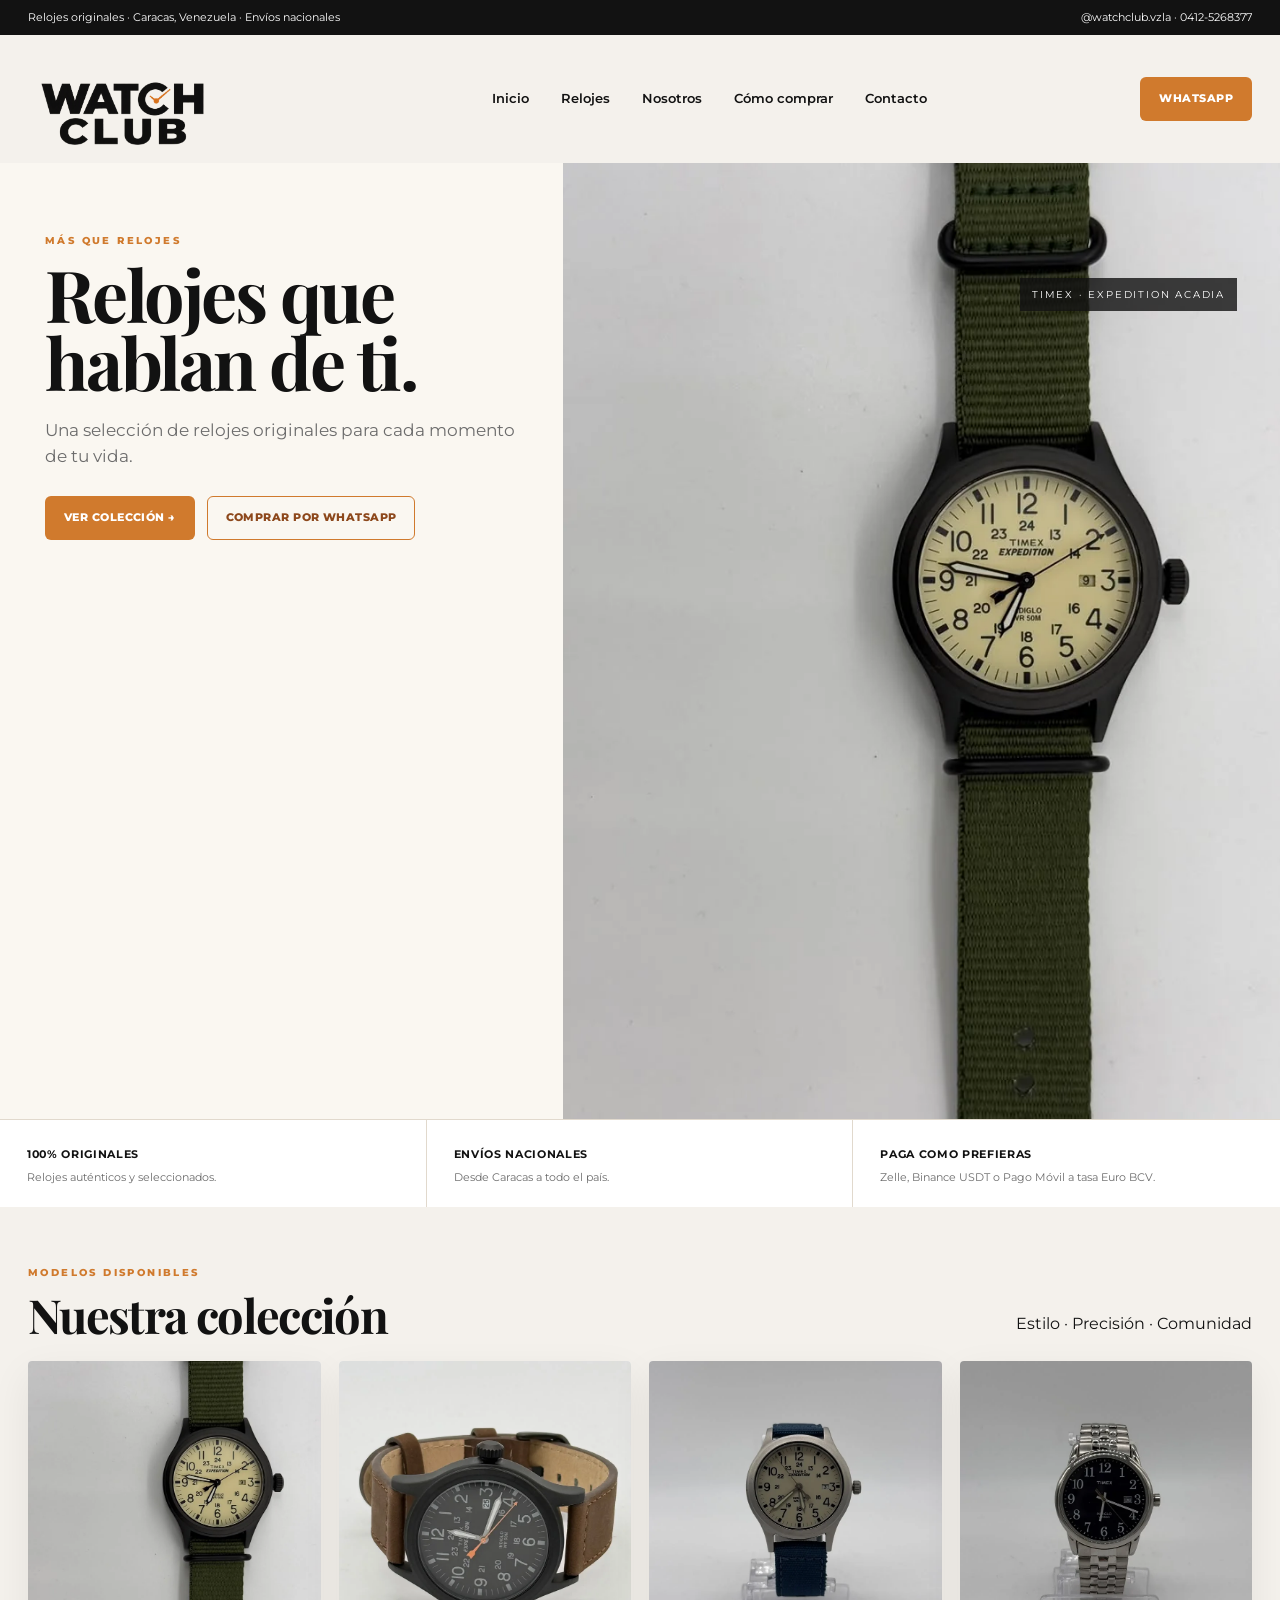
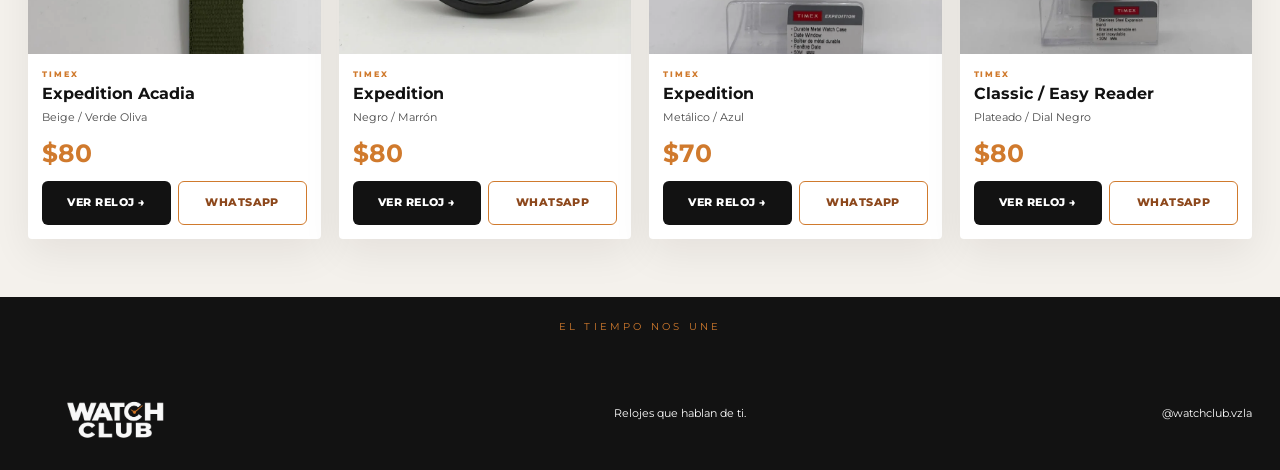
<file: index.html>
<!doctype html><html lang="es"><head><meta charset="utf-8"><meta name="viewport" content="width=device-width,initial-scale=1"><meta name="description" content="Watch Club Venezuela: relojes originales Timex, atención personalizada y envíos nacionales."><title>Watch Club Venezuela</title><link rel="icon" type="image/png" href="assets/brand/favicon.png"><link rel="stylesheet" href="css/styles.css"><script src="js/products.js" defer></script><script src="js/app.js" defer></script></head><body><div class="bar"><div><span>Relojes originales · Caracas, Venezuela · Envíos nacionales</span><span>@watchclub.vzla · 0412-5268377</span></div></div><header class="header"><a href="index.html"><img class="logo-img" src="assets/brand/watchclub-logo-black.png" alt="Watch Club"></a><button class="menu" type="button" data-menu aria-expanded="false" aria-label="Abrir menú">☰</button><nav class="nav" data-nav><a href="index.html">Inicio</a><a href="index.html#coleccion">Relojes</a><a href="nosotros.html">Nosotros</a><a href="como-comprar.html">Cómo comprar</a><a href="contacto.html">Contacto</a></nav><a class="btn copper" data-wa target="_blank" rel="noopener noreferrer">WhatsApp</a></header><main><section class="hero"><div class="hero-copy"><p class="eyebrow">MÁS QUE RELOJES</p><h1>Relojes que<br>hablan de ti.</h1><p>Una selección de relojes originales para cada momento de tu vida.</p><div class="hero-actions"><a class="btn copper" href="#coleccion">Ver colección →</a><a class="btn line" data-wa target="_blank" rel="noopener noreferrer">Comprar por WhatsApp</a></div></div><div class="hero-photo"><a id="hero-link"><img id="hero-img" alt="Reloj destacado Watch Club"></a><span class="hero-tag">TIMEX · EXPEDITION ACADIA</span></div></section><section class="benefits"><div class="benefit"><strong>100% ORIGINALES</strong><p>Relojes auténticos y seleccionados.</p></div><div class="benefit"><strong>ENVÍOS NACIONALES</strong><p>Desde Caracas a todo el país.</p></div><div class="benefit"><strong>PAGA COMO PREFIERAS</strong><p>Zelle, Binance USDT o Pago Móvil a tasa Euro BCV.</p></div></section><section id="coleccion" class="section"><div class="section-head"><div><p class="eyebrow">MODELOS DISPONIBLES</p><h2>Nuestra colección</h2></div><span>Estilo · Precisión · Comunidad</span></div><div id="products" class="grid"></div></section><div class="quote">EL TIEMPO NOS UNE</div></main><footer class="footer"><img src="assets/brand/watchclub-logo-white.png" alt="Watch Club"><span>Relojes que hablan de ti.</span><a data-ig target="_blank" rel="noopener noreferrer">@watchclub.vzla</a></footer></body></html>
</file>
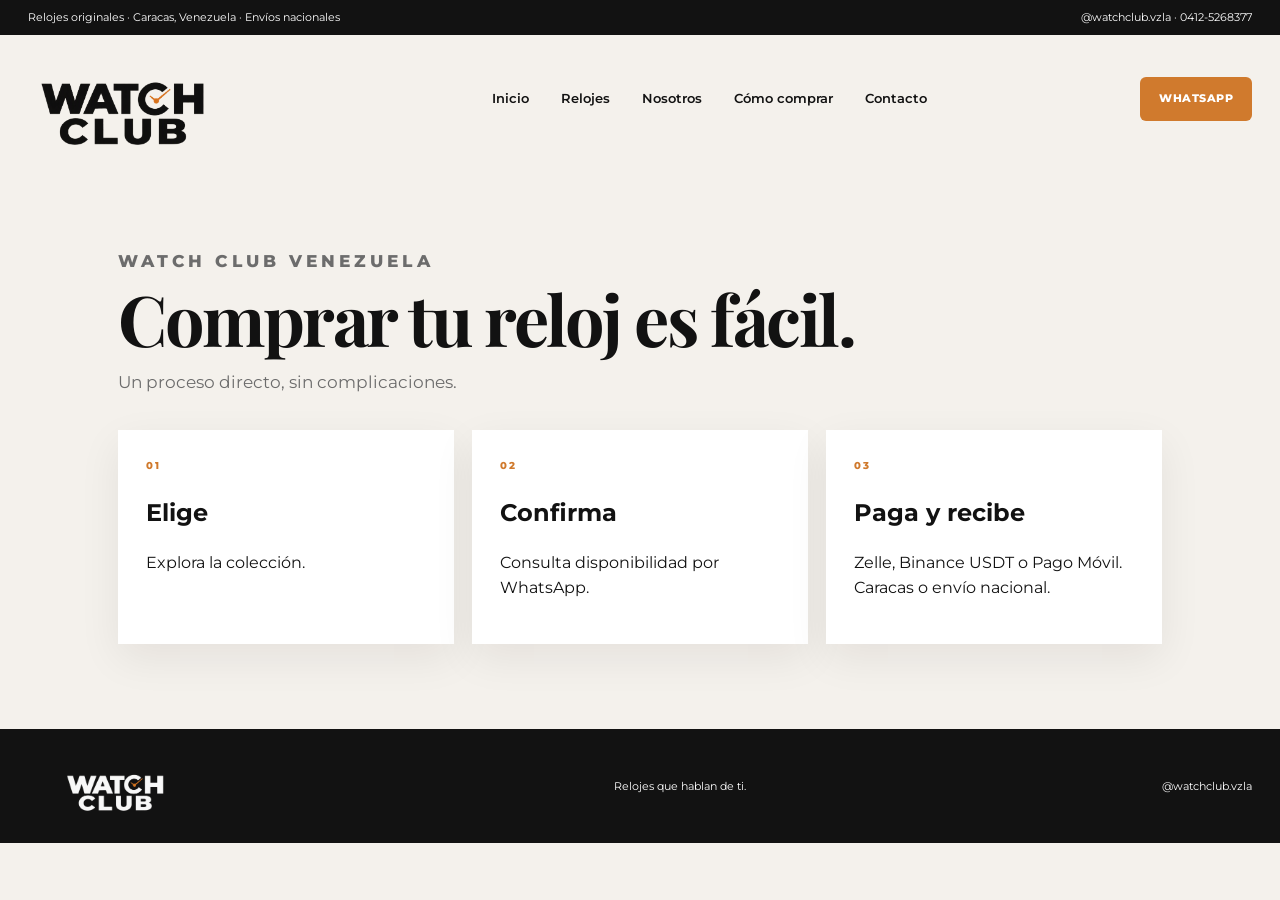
<file: como-comprar.html>
<!doctype html><html lang="es"><head><meta charset="utf-8"><meta name="viewport" content="width=device-width,initial-scale=1"><title>Comprar tu reloj es fácil. | Watch Club</title><link rel="icon" type="image/png" href="assets/brand/favicon.png"><link rel="stylesheet" href="css/styles.css"><script src="js/products.js" defer></script><script src="js/app.js" defer></script></head><body><div class="bar"><div><span>Relojes originales · Caracas, Venezuela · Envíos nacionales</span><span>@watchclub.vzla · 0412-5268377</span></div></div><header class="header"><a href="index.html"><img class="logo-img" src="assets/brand/watchclub-logo-black.png" alt="Watch Club"></a><button class="menu" type="button" data-menu aria-expanded="false" aria-label="Abrir menú">☰</button><nav class="nav" data-nav><a href="index.html">Inicio</a><a href="index.html#coleccion">Relojes</a><a href="nosotros.html">Nosotros</a><a href="como-comprar.html">Cómo comprar</a><a href="contacto.html">Contacto</a></nav><a class="btn copper" data-wa target="_blank" rel="noopener noreferrer">WhatsApp</a></header><main class="page"><p class="eyebrow">WATCH CLUB VENEZUELA</p><h1>Comprar tu reloj es fácil.</h1><p>Un proceso directo, sin complicaciones.</p><section class="page-cards"><article class="page-card"><p class="eyebrow">01</p><h2>Elige</h2><p>Explora la colección.</p></article><article class="page-card"><p class="eyebrow">02</p><h2>Confirma</h2><p>Consulta disponibilidad por WhatsApp.</p></article><article class="page-card"><p class="eyebrow">03</p><h2>Paga y recibe</h2><p>Zelle, Binance USDT o Pago Móvil. Caracas o envío nacional.</p></article></section></main><footer class="footer"><img src="assets/brand/watchclub-logo-white.png" alt="Watch Club"><span>Relojes que hablan de ti.</span><a data-ig target="_blank" rel="noopener noreferrer">@watchclub.vzla</a></footer></body></html>
</file>
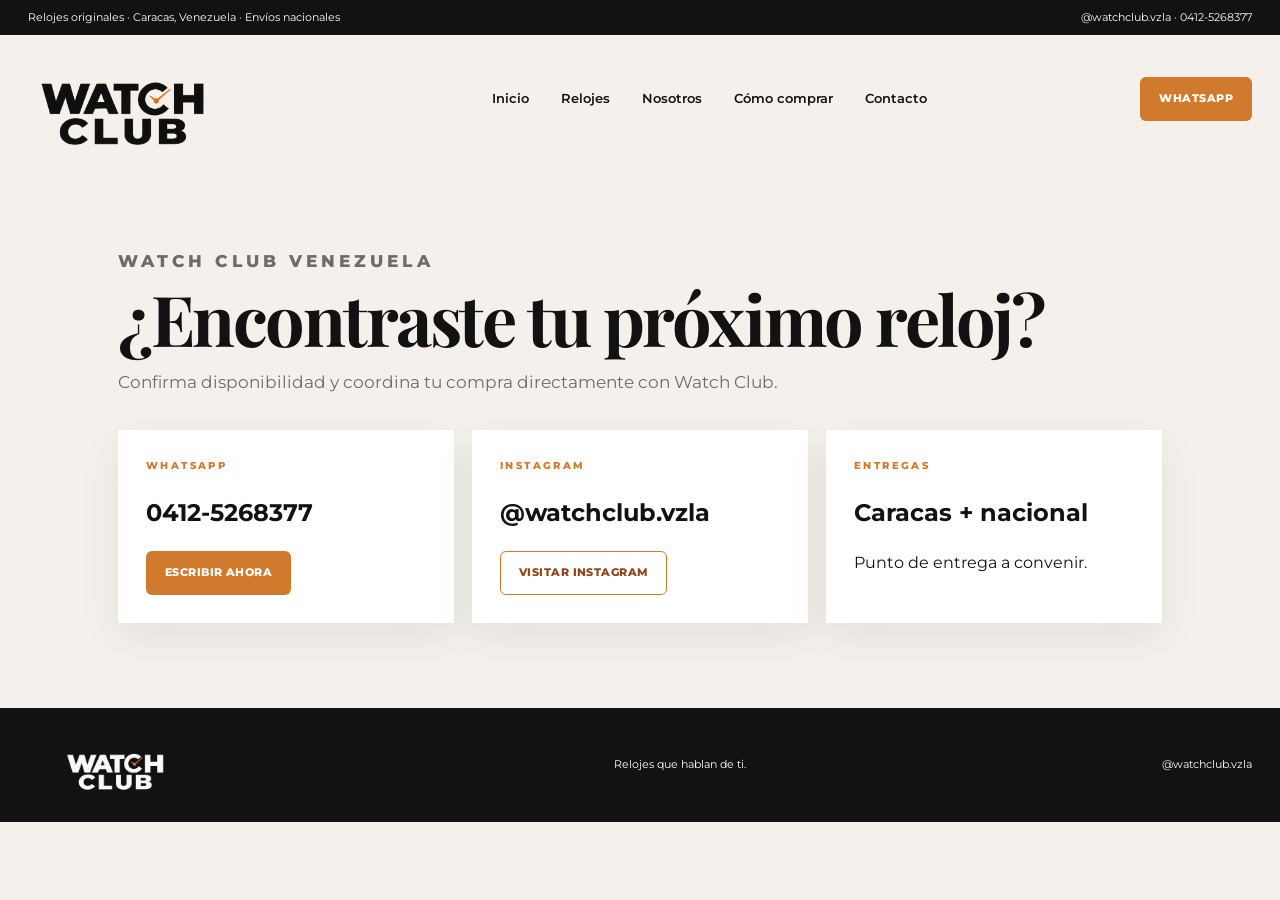
<file: contacto.html>
<!doctype html><html lang="es"><head><meta charset="utf-8"><meta name="viewport" content="width=device-width,initial-scale=1"><title>¿Encontraste tu próximo reloj? | Watch Club</title><link rel="icon" type="image/png" href="assets/brand/favicon.png"><link rel="stylesheet" href="css/styles.css"><script src="js/products.js" defer></script><script src="js/app.js" defer></script></head><body><div class="bar"><div><span>Relojes originales · Caracas, Venezuela · Envíos nacionales</span><span>@watchclub.vzla · 0412-5268377</span></div></div><header class="header"><a href="index.html"><img class="logo-img" src="assets/brand/watchclub-logo-black.png" alt="Watch Club"></a><button class="menu" type="button" data-menu aria-expanded="false" aria-label="Abrir menú">☰</button><nav class="nav" data-nav><a href="index.html">Inicio</a><a href="index.html#coleccion">Relojes</a><a href="nosotros.html">Nosotros</a><a href="como-comprar.html">Cómo comprar</a><a href="contacto.html">Contacto</a></nav><a class="btn copper" data-wa target="_blank" rel="noopener noreferrer">WhatsApp</a></header><main class="page"><p class="eyebrow">WATCH CLUB VENEZUELA</p><h1>¿Encontraste tu próximo reloj?</h1><p>Confirma disponibilidad y coordina tu compra directamente con Watch Club.</p><section class="page-cards"><article class="page-card"><p class="eyebrow">WHATSAPP</p><h2>0412-5268377</h2><a class="btn copper" data-wa target="_blank" rel="noopener noreferrer">Escribir ahora</a></article><article class="page-card"><p class="eyebrow">INSTAGRAM</p><h2>@watchclub.vzla</h2><a class="btn line" data-ig target="_blank" rel="noopener noreferrer">Visitar Instagram</a></article><article class="page-card"><p class="eyebrow">ENTREGAS</p><h2>Caracas + nacional</h2><p>Punto de entrega a convenir.</p></article></section></main><footer class="footer"><img src="assets/brand/watchclub-logo-white.png" alt="Watch Club"><span>Relojes que hablan de ti.</span><a data-ig target="_blank" rel="noopener noreferrer">@watchclub.vzla</a></footer></body></html>
</file>
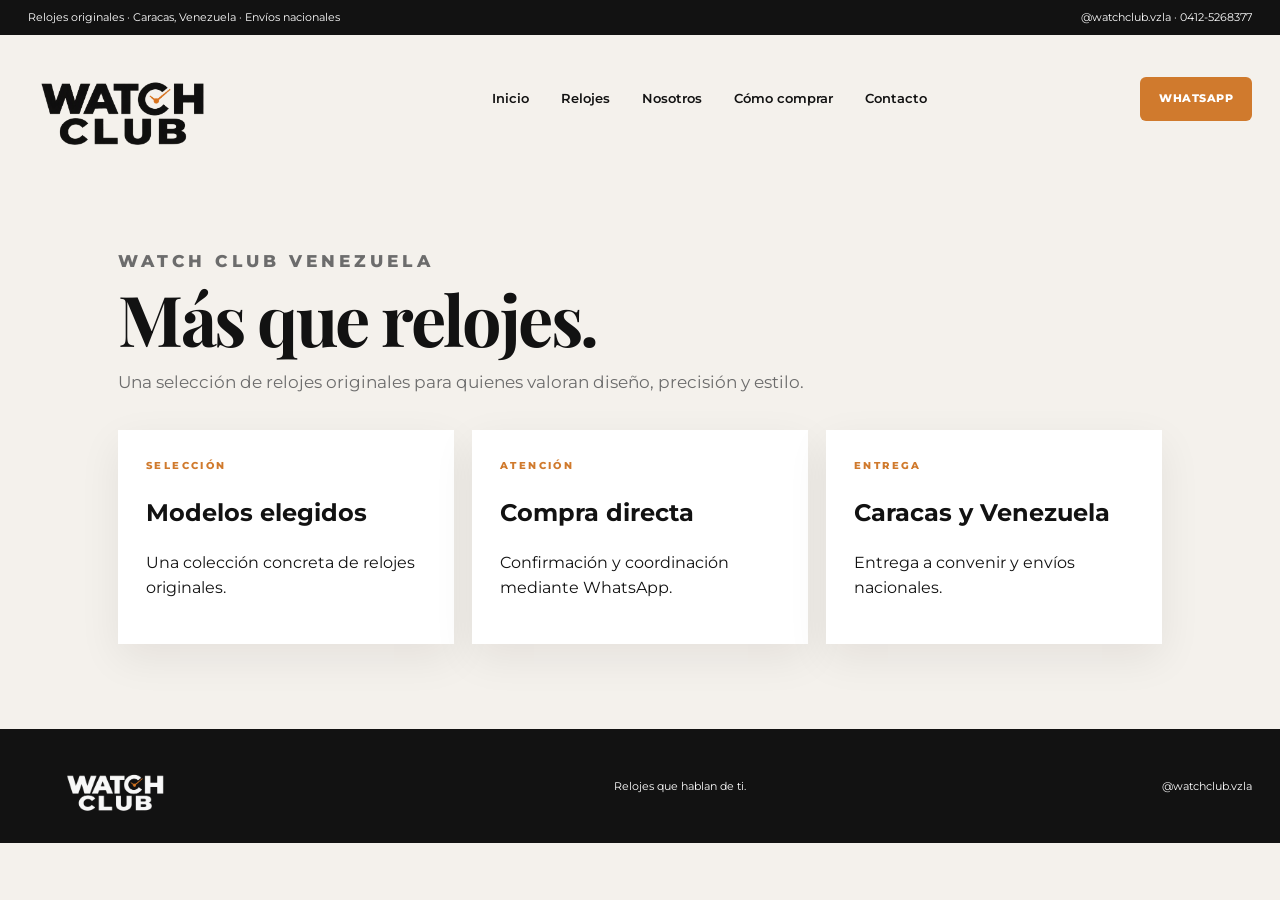
<file: nosotros.html>
<!doctype html><html lang="es"><head><meta charset="utf-8"><meta name="viewport" content="width=device-width,initial-scale=1"><title>Más que relojes. | Watch Club</title><link rel="icon" type="image/png" href="assets/brand/favicon.png"><link rel="stylesheet" href="css/styles.css"><script src="js/products.js" defer></script><script src="js/app.js" defer></script></head><body><div class="bar"><div><span>Relojes originales · Caracas, Venezuela · Envíos nacionales</span><span>@watchclub.vzla · 0412-5268377</span></div></div><header class="header"><a href="index.html"><img class="logo-img" src="assets/brand/watchclub-logo-black.png" alt="Watch Club"></a><button class="menu" type="button" data-menu aria-expanded="false" aria-label="Abrir menú">☰</button><nav class="nav" data-nav><a href="index.html">Inicio</a><a href="index.html#coleccion">Relojes</a><a href="nosotros.html">Nosotros</a><a href="como-comprar.html">Cómo comprar</a><a href="contacto.html">Contacto</a></nav><a class="btn copper" data-wa target="_blank" rel="noopener noreferrer">WhatsApp</a></header><main class="page"><p class="eyebrow">WATCH CLUB VENEZUELA</p><h1>Más que relojes.</h1><p>Una selección de relojes originales para quienes valoran diseño, precisión y estilo.</p><section class="page-cards"><article class="page-card"><p class="eyebrow">SELECCIÓN</p><h2>Modelos elegidos</h2><p>Una colección concreta de relojes originales.</p></article><article class="page-card"><p class="eyebrow">ATENCIÓN</p><h2>Compra directa</h2><p>Confirmación y coordinación mediante WhatsApp.</p></article><article class="page-card"><p class="eyebrow">ENTREGA</p><h2>Caracas y Venezuela</h2><p>Entrega a convenir y envíos nacionales.</p></article></section></main><footer class="footer"><img src="assets/brand/watchclub-logo-white.png" alt="Watch Club"><span>Relojes que hablan de ti.</span><a data-ig target="_blank" rel="noopener noreferrer">@watchclub.vzla</a></footer></body></html>
</file>
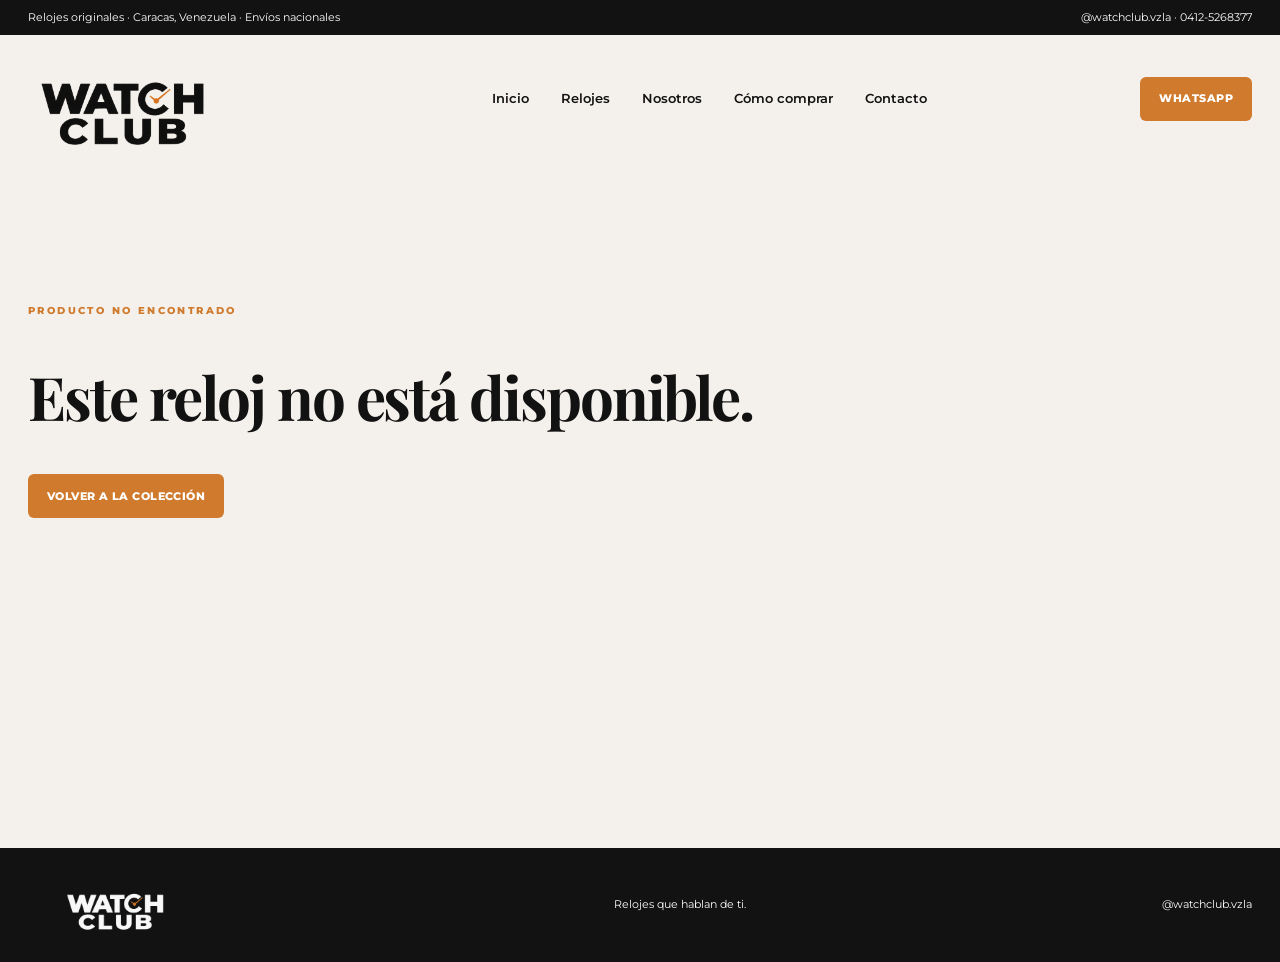
<file: producto.html>
<!doctype html><html lang="es"><head><meta charset="utf-8"><meta name="viewport" content="width=device-width,initial-scale=1"><title>Reloj | Watch Club Venezuela</title><link rel="icon" type="image/png" href="assets/brand/favicon.png"><link rel="stylesheet" href="css/styles.css"><script src="js/products.js" defer></script><script src="js/app.js" defer></script></head><body><div class="bar"><div><span>Relojes originales · Caracas, Venezuela · Envíos nacionales</span><span>@watchclub.vzla · 0412-5268377</span></div></div><header class="header"><a href="index.html"><img class="logo-img" src="assets/brand/watchclub-logo-black.png" alt="Watch Club"></a><button class="menu" type="button" data-menu aria-expanded="false" aria-label="Abrir menú">☰</button><nav class="nav" data-nav><a href="index.html">Inicio</a><a href="index.html#coleccion">Relojes</a><a href="nosotros.html">Nosotros</a><a href="como-comprar.html">Cómo comprar</a><a href="contacto.html">Contacto</a></nav><a class="btn copper" data-wa target="_blank" rel="noopener noreferrer">WhatsApp</a></header><main id="product-root" class="product-main"></main><footer class="footer"><img src="assets/brand/watchclub-logo-white.png" alt="Watch Club"><span>Relojes que hablan de ti.</span><a data-ig target="_blank" rel="noopener noreferrer">@watchclub.vzla</a></footer></body></html>
</file>
<file: css/styles.css>
@import url('https://fonts.googleapis.com/css2?family=Montserrat:wght@400;500;600;700;800&family=Playfair+Display:wght@600;700&display=swap');
:root{--wc-black:#121212;--wc-copper:#D07A2D;--wc-cream:#F4F1EC;--wc-white:#FFFFFF;--wc-gray:#6C6C6C;--max:1380px;--shadow:0 14px 40px #1b130a12}*{box-sizing:border-box}html{scroll-behavior:smooth}body{margin:0;background:var(--wc-cream);color:var(--wc-black);font-family:Montserrat,Arial,sans-serif;line-height:1.55}a{text-decoration:none;color:inherit}img{display:block;max-width:100%}button{font:inherit}.bar{background:var(--wc-black);color:white;font-size:11px}.bar>div,.header,.hero,.benefits,.section,.footer,.product-main{width:min(var(--max),100%);margin:auto}.bar>div{display:flex;justify-content:space-between;gap:20px;padding:9px 28px}.header{display:grid;grid-template-columns:250px 1fr auto;align-items:center;gap:24px;padding:15px 28px;background:var(--wc-cream)}.logo-img{width:190px;height:auto}.nav{display:flex;justify-content:center;gap:32px;font-size:13px;font-weight:600}.nav a{padding:9px 0;border-bottom:2px solid transparent}.nav a:hover{color:var(--wc-copper);border-color:var(--wc-copper)}.menu{display:none;border:0;background:none;font-size:24px}.btn{display:inline-flex;justify-content:center;align-items:center;min-height:44px;padding:0 18px;border:1px solid transparent;border-radius:6px;font-size:11px;font-weight:800;letter-spacing:.04em;text-transform:uppercase}.btn.copper{background:var(--wc-copper);color:#fff}.btn.dark{background:var(--wc-black);color:white}.btn.line{border-color:var(--wc-copper);color:#8d481c;background:transparent}.btn.wide{width:100%;min-height:52px}.hero{display:grid;grid-template-columns:44% 56%;min-height:570px;background:#faf7f1}.hero-copy{padding:70px 45px 45px}.eyebrow{margin:0 0 12px;color:var(--wc-copper);font-size:10px;font-weight:800;letter-spacing:.24em;text-transform:uppercase}.hero h1,.section h2,.info h1,.details h2,.page h1,.empty h1{font-family:'Playfair Display',Georgia,serif;line-height:.94;letter-spacing:-.035em}.hero h1{font-size:clamp(55px,5.6vw,84px);margin:0 0 22px}.hero-copy>p:not(.eyebrow){max-width:490px;color:var(--wc-gray);font-size:17px}.hero-actions{display:flex;gap:12px;flex-wrap:wrap;margin-top:26px}.hero-photo{position:relative;overflow:hidden;background:#ddd}.hero-photo img{width:100%;height:100%;min-height:570px;object-fit:cover}.hero-tag{position:absolute;right:6%;top:12%;padding:9px 12px;background:#121212cc;color:white;font-size:10px;letter-spacing:.18em}.benefits{display:grid;grid-template-columns:repeat(3,1fr);background:white;border-top:1px solid #e1d9cd}.benefit{padding:21px 27px;border-right:1px solid #e1d9cd}.benefit:last-child{border:0}.benefit strong{font-size:11px;letter-spacing:.06em}.benefit p{margin:4px 0 0;color:var(--wc-gray);font-size:11px}.section,.details{padding:58px 28px}.section-head{display:flex;align-items:end;justify-content:space-between;gap:20px;margin-bottom:24px}.section h2,.details h2{font-size:47px;margin:0}.grid{display:grid;grid-template-columns:repeat(4,minmax(0,1fr));gap:18px}.product-card{background:white;border-radius:4px;overflow:hidden;box-shadow:var(--shadow)}.product-photo{display:block;aspect-ratio:1/1;overflow:hidden;background:#eee}.product-photo img{width:100%;height:100%;object-fit:cover;transition:.3s}.product-card:hover .product-photo img{transform:scale(1.025)}.product-copy{padding:14px}.product-copy .eyebrow{margin-bottom:2px;font-size:8px}.product-copy h3{margin:0;font-size:16px}.variant{margin:2px 0;color:#494949;font-size:11px}.price{display:block;margin:8px 0;color:var(--wc-copper);font-size:25px}.card-actions{display:grid;grid-template-columns:1fr 1fr;gap:7px}.card-actions .btn{padding:0 8px}.quote{background:var(--wc-black);color:var(--wc-copper);padding:22px;text-align:center;font-size:10px;letter-spacing:.32em}.footer{display:flex;justify-content:space-between;align-items:center;gap:20px;padding:28px;background:var(--wc-black);color:var(--wc-white);font-size:11px}.footer img{width:170px;max-height:58px;object-fit:contain}.product-main{padding:50px 28px}.product-detail{display:grid;grid-template-columns:1.08fr .92fr;gap:65px}.gallery-main{aspect-ratio:1/1;overflow:hidden;background:#eee}.gallery-main img{width:100%;height:100%;object-fit:cover}.thumbs{display:flex;flex-wrap:wrap;gap:9px;margin-top:10px}.thumbs button{width:76px;height:76px;padding:0;background:none;border:2px solid transparent;cursor:pointer}.thumbs button.active{border-color:var(--wc-copper)}.thumbs img{width:100%;height:100%;object-fit:cover}.info{padding:32px 0;position:sticky;top:15px}.info h1{font-size:65px;margin:0}.variant.large{font-size:16px;color:var(--wc-gray)}.big-price{font-size:40px;font-weight:800;color:var(--wc-copper);margin:14px 0}.description{color:#4b4b4b}.available{display:flex;align-items:center;gap:8px;font-weight:600;font-size:12px}.available i{width:8px;height:8px;border-radius:50%;background:#39784d}.buy-notes{display:flex;gap:12px;flex-wrap:wrap;margin-top:14px;color:var(--wc-gray);font-size:10px}.details{width:min(var(--max),100%);margin:auto;border-top:1px solid #ddd4c8}.details dl{display:grid;grid-template-columns:repeat(2,1fr);margin:24px 0}.details dl>div{display:grid;grid-template-columns:1fr 1.4fr;padding:14px;border-bottom:1px solid #ddd4c8}.details dt{color:var(--wc-gray)}.details dd{margin:0;font-weight:600}.related .grid{grid-template-columns:repeat(3,1fr)}.page{width:min(1100px,100%);margin:auto;padding:85px 28px}.page h1{font-size:70px;margin:0}.page>p{max-width:720px;color:var(--wc-gray);font-size:17px}.page-cards{display:grid;grid-template-columns:repeat(3,1fr);gap:18px;margin-top:35px}.page-card{padding:28px;background:white;box-shadow:var(--shadow)}.empty{min-height:65vh;padding:90px 0}.empty h1{font-size:60px}@media(max-width:900px){.header{grid-template-columns:1fr auto}.menu{display:block}.nav{display:none;grid-column:1/-1;flex-direction:column;align-items:flex-start;gap:2px}.nav.open{display:flex}.header>.btn{display:none}.hero{grid-template-columns:1fr}.hero-photo img{min-height:430px}.benefits{grid-template-columns:1fr}.benefit{border-right:0;border-bottom:1px solid #e1d9cd}.grid{grid-template-columns:repeat(2,1fr)}.product-detail{grid-template-columns:1fr}.info{position:static}.related .grid{grid-template-columns:repeat(2,1fr)}.page-cards{grid-template-columns:1fr}}@media(max-width:560px){.bar>div{flex-direction:column;gap:2px;padding:7px 16px}.header{padding:15px 16px}.logo-img{width:155px}.hero-copy{padding:45px 18px}.hero h1{font-size:53px}.hero-photo img{min-height:330px}.section,.details,.product-main{padding:43px 16px}.section h2,.details h2{font-size:39px}.grid,.related .grid{grid-template-columns:1fr}.section-head{align-items:flex-start;flex-direction:column}.info h1,.page h1{font-size:50px}.details dl{grid-template-columns:1fr}.footer{padding:25px 16px;flex-direction:column;align-items:flex-start}}
</file>
